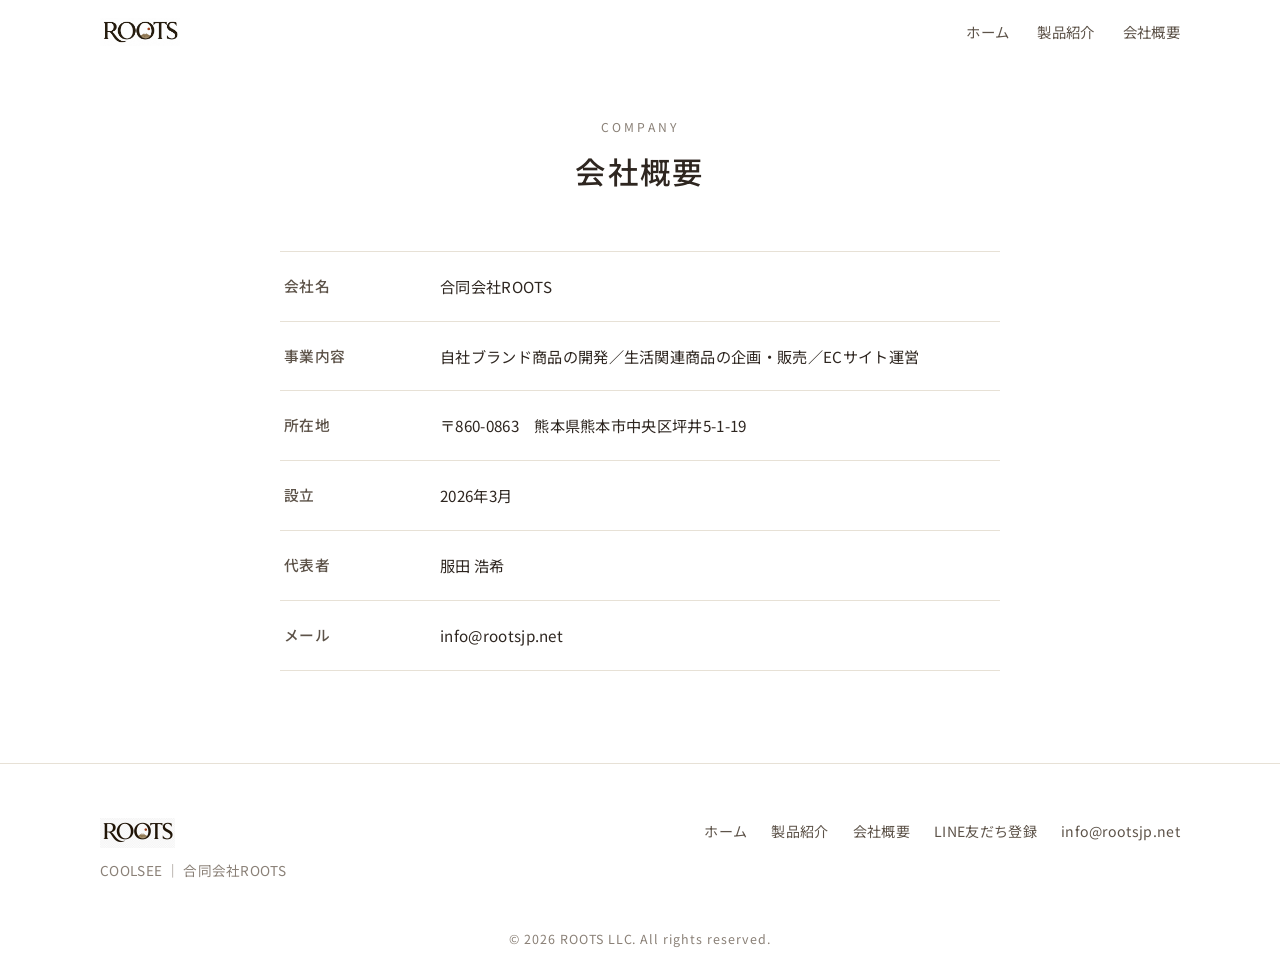
<file: company.html>
<!DOCTYPE html>
<html lang="ja">
<head>
  <meta charset="UTF-8" />
  <meta name="viewport" content="width=device-width, initial-scale=1.0" />
  <meta name="theme-color" content="#ffffff" />
  <title>会社概要｜合同会社ROOTS</title>
  <meta name="description" content="合同会社ROOTSの会社概要。生活雑貨の企画・開発・販売。保冷バッグ「COOLSEE」を展開。" />

  <link rel="icon" type="image/webp" href="assets/logo.webp" />
  <link rel="apple-touch-icon" href="assets/logo.webp" />

  <link rel="preconnect" href="https://fonts.googleapis.com" />
  <link rel="preconnect" href="https://fonts.gstatic.com" crossorigin />
  <link href="https://fonts.googleapis.com/css2?family=Noto+Sans+JP:wght@300;400;500;700&display=swap" rel="stylesheet" />
  <link rel="stylesheet" href="assets/style.css?v=7" />
</head>
<body>

  <!-- ===== Header ===== -->
  <header class="header" id="header">
    <div class="container header__inner">
      <a href="index.html" class="logo" aria-label="ROOTS ホーム">
        <img src="assets/logo-header.jpg" alt="ROOTS" />
      </a>

      <nav class="nav" id="nav">
        <ul class="nav__list">
          <li><a href="index.html">ホーム</a></li>
          <li><a href="coolsee.html">製品紹介</a></li>
          <li><a href="company.html">会社概要</a></li>
        </ul>
      </nav>

      <button class="hamburger" id="hamburger" aria-label="メニューを開く" aria-expanded="false">
        <span></span><span></span><span></span>
      </button>
    </div>
  </header>

  <main>
    <section class="section page-top">
      <div class="container">
        <header class="section__head">
          <p class="section__eyebrow">Company</p>
          <h1 class="section__title">会社概要</h1>
        </header>

        <dl class="company">
          <div class="company__row">
            <dt>会社名</dt>
            <dd>合同会社ROOTS</dd>
          </div>
          <div class="company__row">
            <dt>事業内容</dt>
            <dd>自社ブランド商品の開発／生活関連商品の企画・販売／ECサイト運営</dd>
          </div>
          <div class="company__row">
            <dt>所在地</dt>
            <dd>〒860-0863　熊本県熊本市中央区坪井5-1-19</dd>
          </div>
          <div class="company__row">
            <dt>設立</dt>
            <dd>2026年3月</dd>
          </div>
          <div class="company__row">
            <dt>代表者</dt>
            <dd>服田 浩希</dd>
          </div>
          <div class="company__row">
            <dt>メール</dt>
            <dd><a href="mailto:info@rootsjp.net">info@rootsjp.net</a></dd>
          </div>
        </dl>
      </div>
    </section>
  </main>

  <!-- ===== Footer ===== -->
  <footer class="footer">
    <div class="container footer__inner">
      <div class="footer__brand">
        <a href="index.html"><img src="assets/logo.png" alt="ROOTS" class="footer__logo" /></a>
        <p>COOLSEE ｜ 合同会社ROOTS</p>
      </div>
      <nav class="footer__nav">
        <a href="index.html">ホーム</a>
        <a href="coolsee.html">製品紹介</a>
        <a href="company.html">会社概要</a>
        <a href="https://lin.ee/xqbgA3V" target="_blank" rel="noopener">LINE友だち登録</a>
        <a href="mailto:info@rootsjp.net">info@rootsjp.net</a>
      </nav>
    </div>
    <p class="footer__copy">© <span id="year"></span> ROOTS LLC. All rights reserved.</p>
  </footer>

  <script src="assets/script.js?v=7"></script>
</body>
</html>
</file>
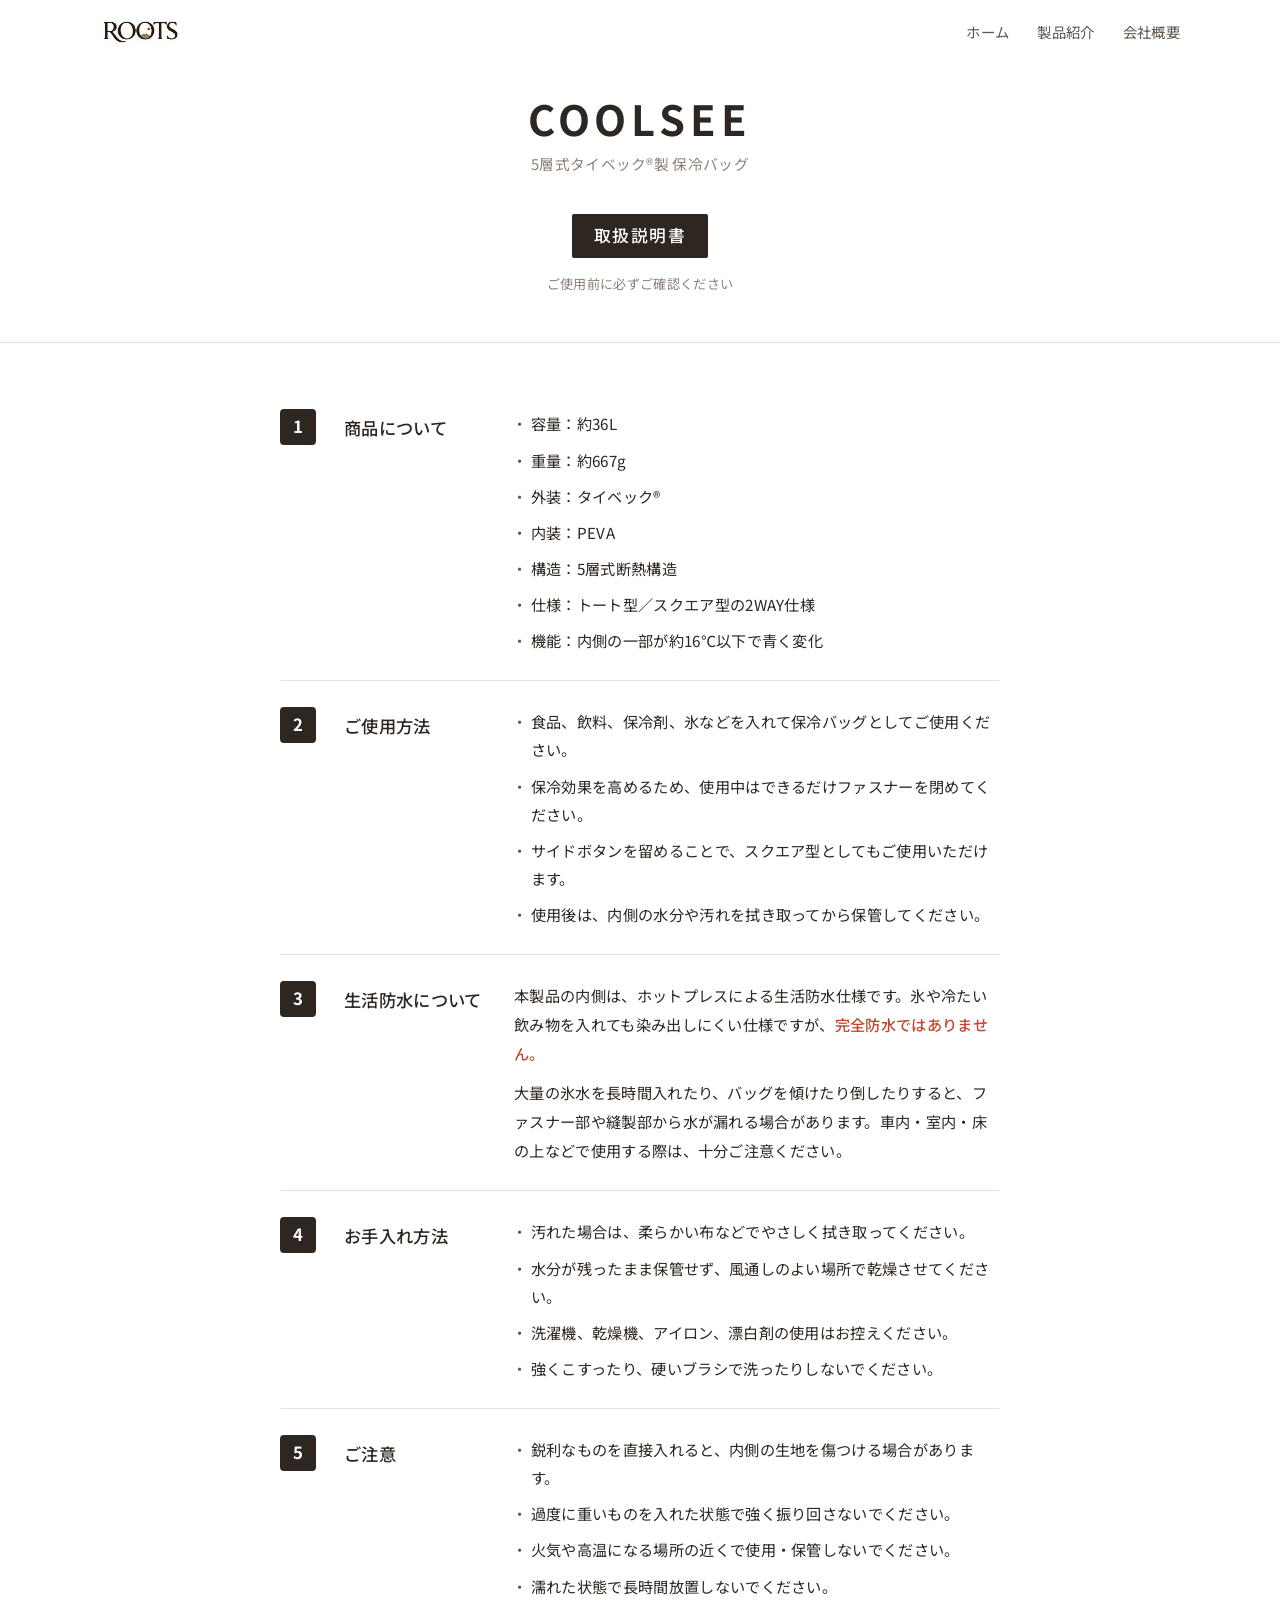
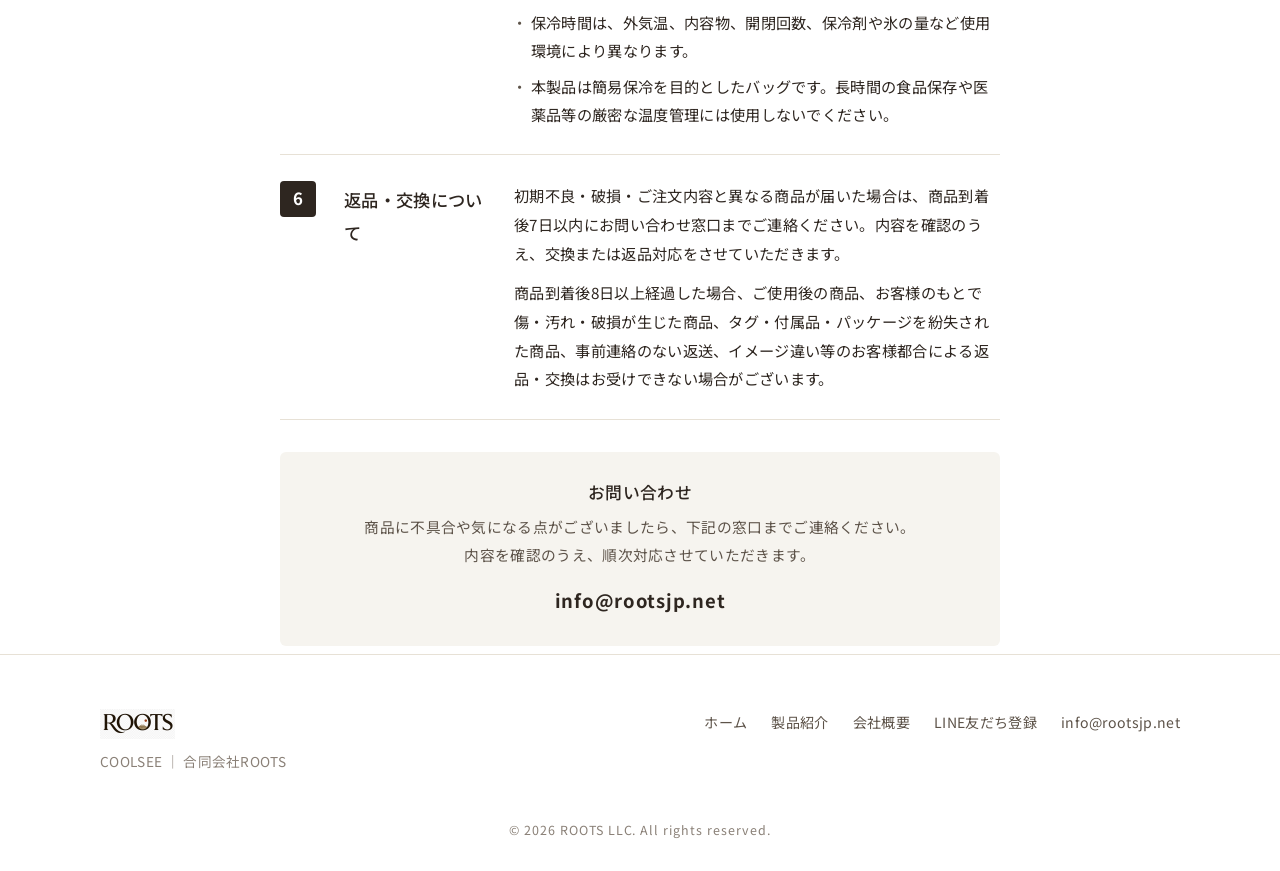
<file: manual.html>
<!DOCTYPE html>
<html lang="ja">
<head>
  <meta charset="UTF-8" />
  <meta name="viewport" content="width=device-width, initial-scale=1.0" />
  <meta name="theme-color" content="#ffffff" />
  <title>COOLSEE 取扱説明書｜5層式タイベック®製 保冷バッグ by ROOTS</title>
  <meta name="description" content="COOLSEE（クールシー）5層式タイベック®製 保冷バッグの取扱説明書。商品仕様・使用方法・生活防水・お手入れ・ご注意・返品交換についてのご案内。合同会社ROOTS。" />
  <meta name="robots" content="index, follow" />

  <link rel="icon" type="image/webp" href="assets/logo.webp" />
  <link rel="apple-touch-icon" href="assets/logo.webp" />

  <link rel="preconnect" href="https://fonts.googleapis.com" />
  <link rel="preconnect" href="https://fonts.gstatic.com" crossorigin />
  <link href="https://fonts.googleapis.com/css2?family=Noto+Sans+JP:wght@300;400;500;700&display=swap" rel="stylesheet" />
  <link rel="stylesheet" href="assets/style.css?v=7" />

  <style>
    /* ===== 取扱説明書ページ専用 ===== */
    .manual-hero {
      padding: 96px 0 32px; text-align: center; border-bottom: 1px solid var(--c-line);
    }
    .manual-hero__brand {
      font-weight: 700; letter-spacing: .12em; font-size: clamp(1.8rem, 6vw, 2.6rem);
      line-height: 1.1; margin: 0;
    }
    .manual-hero__sub { color: var(--c-muted); font-size: .92rem; margin-top: 8px; }
    .manual-hero__title {
      display: inline-block; margin-top: 22px; padding: 6px 22px;
      background: var(--c-text); color: #fff; font-weight: 500; font-size: 1.05rem;
      letter-spacing: .08em; border-radius: 2px;
    }
    .manual-hero__note { color: var(--c-muted); font-size: .82rem; margin-top: 14px; }

    .manual { padding: 40px 0 8px; }
    .manual__item {
      display: grid; grid-template-columns: 44px 150px 1fr; gap: 20px;
      padding: 26px 0; border-bottom: 1px solid var(--c-line); align-items: start;
    }
    .manual__num {
      width: 36px; height: 36px; display: grid; place-items: center;
      background: var(--c-text); color: #fff; border-radius: 4px;
      font-weight: 700; font-size: 1.05rem;
    }
    .manual__head { font-weight: 500; font-size: 1.08rem; padding-top: 3px; }
    .manual__body { font-size: .95rem; }
    .manual__body ul { display: grid; gap: 8px; }
    .manual__body li { position: relative; padding-left: 1.1em; line-height: 1.85; }
    .manual__body li::before {
      content: "・"; position: absolute; left: -.1em; color: var(--c-key);
    }
    .manual__body p { margin: 0 0 10px; line-height: 1.9; }
    .manual__body p:last-child { margin-bottom: 0; }
    .manual__body .em { color: var(--c-accent); font-weight: 500; }

    .manual-contact {
      margin: 32px 0 0; padding: 28px 26px; background: var(--c-tint);
      border-radius: 6px; text-align: center;
    }
    .manual-contact h3 { font-size: 1.05rem; margin-bottom: 8px; }
    .manual-contact p { font-size: .92rem; color: var(--c-key); margin: 0 0 14px; }
    .manual-contact a.mail {
      display: inline-block; font-weight: 700; font-size: 1.15rem;
      letter-spacing: .04em; color: var(--c-text);
    }

    @media (max-width: 640px) {
      .manual__item { grid-template-columns: 32px 1fr; gap: 12px 14px; padding: 22px 0; }
      .manual__num { width: 30px; height: 30px; font-size: .95rem; }
      .manual__head { grid-column: 2; padding-top: 4px; }
      .manual__body { grid-column: 1 / -1; }
    }
  </style>
</head>
<body>

  <!-- ===== Header ===== -->
  <header class="header" id="header">
    <div class="container header__inner">
      <a href="index.html" class="logo" aria-label="ROOTS ホーム">
        <img src="assets/logo-header.jpg" alt="ROOTS" />
      </a>
      <nav class="nav" id="nav">
        <ul class="nav__list">
          <li><a href="index.html">ホーム</a></li>
          <li><a href="coolsee.html">製品紹介</a></li>
          <li><a href="company.html">会社概要</a></li>
        </ul>
      </nav>
      <button class="hamburger" id="hamburger" aria-label="メニュー" aria-expanded="false">
        <span></span><span></span><span></span>
      </button>
    </div>
  </header>

  <main>
    <!-- ===== Hero ===== -->
    <section class="manual-hero">
      <div class="container container--narrow">
        <h1 class="manual-hero__brand">COOLSEE</h1>
        <p class="manual-hero__sub">5層式タイベック®製 保冷バッグ</p>
        <span class="manual-hero__title">取扱説明書</span>
        <p class="manual-hero__note">ご使用前に必ずご確認ください</p>
      </div>
    </section>

    <!-- ===== Manual ===== -->
    <section class="manual">
      <div class="container container--narrow">

        <div class="manual__item">
          <span class="manual__num">1</span>
          <div class="manual__head">商品について</div>
          <div class="manual__body">
            <ul>
              <li>容量：約36L</li>
              <li>重量：約667g</li>
              <li>外装：タイベック®</li>
              <li>内装：PEVA</li>
              <li>構造：5層式断熱構造</li>
              <li>仕様：トート型／スクエア型の2WAY仕様</li>
              <li>機能：内側の一部が約16℃以下で青く変化</li>
            </ul>
          </div>
        </div>

        <div class="manual__item">
          <span class="manual__num">2</span>
          <div class="manual__head">ご使用方法</div>
          <div class="manual__body">
            <ul>
              <li>食品、飲料、保冷剤、氷などを入れて保冷バッグとしてご使用ください。</li>
              <li>保冷効果を高めるため、使用中はできるだけファスナーを閉めてください。</li>
              <li>サイドボタンを留めることで、スクエア型としてもご使用いただけます。</li>
              <li>使用後は、内側の水分や汚れを拭き取ってから保管してください。</li>
            </ul>
          </div>
        </div>

        <div class="manual__item">
          <span class="manual__num">3</span>
          <div class="manual__head">生活防水について</div>
          <div class="manual__body">
            <p>本製品の内側は、ホットプレスによる生活防水仕様です。氷や冷たい飲み物を入れても染み出しにくい仕様ですが、<span class="em">完全防水ではありません。</span></p>
            <p>大量の氷水を長時間入れたり、バッグを傾けたり倒したりすると、ファスナー部や縫製部から水が漏れる場合があります。車内・室内・床の上などで使用する際は、十分ご注意ください。</p>
          </div>
        </div>

        <div class="manual__item">
          <span class="manual__num">4</span>
          <div class="manual__head">お手入れ方法</div>
          <div class="manual__body">
            <ul>
              <li>汚れた場合は、柔らかい布などでやさしく拭き取ってください。</li>
              <li>水分が残ったまま保管せず、風通しのよい場所で乾燥させてください。</li>
              <li>洗濯機、乾燥機、アイロン、漂白剤の使用はお控えください。</li>
              <li>強くこすったり、硬いブラシで洗ったりしないでください。</li>
            </ul>
          </div>
        </div>

        <div class="manual__item">
          <span class="manual__num">5</span>
          <div class="manual__head">ご注意</div>
          <div class="manual__body">
            <ul>
              <li>鋭利なものを直接入れると、内側の生地を傷つける場合があります。</li>
              <li>過度に重いものを入れた状態で強く振り回さないでください。</li>
              <li>火気や高温になる場所の近くで使用・保管しないでください。</li>
              <li>濡れた状態で長時間放置しないでください。</li>
              <li>保冷時間は、外気温、内容物、開閉回数、保冷剤や氷の量など使用環境により異なります。</li>
              <li>本製品は簡易保冷を目的としたバッグです。長時間の食品保存や医薬品等の厳密な温度管理には使用しないでください。</li>
            </ul>
          </div>
        </div>

        <div class="manual__item">
          <span class="manual__num">6</span>
          <div class="manual__head">返品・交換について</div>
          <div class="manual__body">
            <p>初期不良・破損・ご注文内容と異なる商品が届いた場合は、商品到着後7日以内にお問い合わせ窓口までご連絡ください。内容を確認のうえ、交換または返品対応をさせていただきます。</p>
            <p>商品到着後8日以上経過した場合、ご使用後の商品、お客様のもとで傷・汚れ・破損が生じた商品、タグ・付属品・パッケージを紛失された商品、事前連絡のない返送、イメージ違い等のお客様都合による返品・交換はお受けできない場合がございます。</p>
          </div>
        </div>

        <!-- ===== Contact ===== -->
        <div class="manual-contact">
          <h3>お問い合わせ</h3>
          <p>商品に不具合や気になる点がございましたら、下記の窓口までご連絡ください。<br />内容を確認のうえ、順次対応させていただきます。</p>
          <a class="mail" href="mailto:info@rootsjp.net">info@rootsjp.net</a>
        </div>

      </div>
    </section>
  </main>

  <!-- ===== Footer ===== -->
  <footer class="footer">
    <div class="container footer__inner">
      <div class="footer__brand">
        <a href="index.html"><img src="assets/logo.png" alt="ROOTS" class="footer__logo" /></a>
        <p>COOLSEE ｜ 合同会社ROOTS</p>
      </div>
      <nav class="footer__nav">
        <a href="index.html">ホーム</a>
        <a href="coolsee.html">製品紹介</a>
        <a href="company.html">会社概要</a>
        <a href="https://lin.ee/xqbgA3V" target="_blank" rel="noopener">LINE友だち登録</a>
        <a href="mailto:info@rootsjp.net">info@rootsjp.net</a>
      </nav>
    </div>
    <p class="footer__copy">© <span id="year"></span> ROOTS LLC. All rights reserved.</p>
  </footer>

  <a href="#header" class="to-top" id="toTop" aria-label="ページ上部へ戻る">↑</a>

  <script src="assets/script.js?v=7"></script>
</body>
</html>
</file>
<file: assets/style.css>
/* ===== Design tokens ===== */
:root {
  --c-bg: #ffffff;
  --c-tint: #f6f4ef;        /* ごく薄い生成り */
  --c-text: #2e2620;        /* ロゴのダークブラウン */
  --c-muted: #8a8077;
  --c-line: #e7e1d6;
  --c-accent: #c0492f;      /* ロゴの赤（テラコッタ） */
  --c-key: #5d5349;
  --c-dark: #2e2620;
  --maxw: 1080px;
  --maxw-narrow: 720px;
  --font: "Noto Sans JP", system-ui, -apple-system, "Hiragino Kaku Gothic ProN", sans-serif;
}

/* ===== Base ===== */
* { box-sizing: border-box; }
html { scroll-behavior: smooth; scroll-padding-top: 64px; }
body {
  margin: 0; font-family: var(--font); font-weight: 400;
  color: var(--c-text); background: var(--c-bg);
  line-height: 1.9; letter-spacing: .02em; -webkit-font-smoothing: antialiased;
  overflow-x: hidden;
}
img { max-width: 100%; display: block; }
a { color: inherit; text-decoration: none; }
ul { list-style: none; margin: 0; padding: 0; }
h1, h2, h3, h4 { line-height: 1.5; margin: 0; font-weight: 500; }

.container { width: min(var(--maxw), 88%); margin-inline: auto; }
.container--narrow { width: min(var(--maxw-narrow), 88%); }

/* ===== Buttons ===== */
.btn {
  display: inline-flex; align-items: center; justify-content: center;
  padding: 14px 34px; background: var(--c-text); color: #fff;
  font-weight: 500; font-size: .92rem; letter-spacing: .04em;
  border: 1px solid var(--c-text); border-radius: 2px; cursor: pointer;
  font-family: var(--font); transition: opacity .2s ease; white-space: nowrap;
}
.btn:hover { opacity: .82; }
.btn--ghost { background: transparent; color: var(--c-text); border-color: var(--c-line); }
.btn--ghost:hover { opacity: 1; border-color: var(--c-text); }
.btn--ghost-on-dark { color: #fff; border-color: rgba(255,255,255,.5); }
.btn--ghost-on-dark:hover { border-color: #fff; }
.btn--sm { padding: 11px 26px; font-size: .85rem; }
.btn--block { width: 100%; }

/* ===== Header ===== */
.header {
  position: fixed; inset: 0 0 auto 0; z-index: 100;
  background: #ffffff; -webkit-backdrop-filter: blur(8px); backdrop-filter: blur(8px);
  border-bottom: 1px solid transparent; transition: border-color .25s ease;
}
.header.scrolled { border-bottom-color: var(--c-line); }
.header__inner { display: flex; align-items: center; justify-content: space-between; height: 64px; }
.logo { display: inline-flex; align-items: center; }
.logo img { height: 28px; width: auto; }
.nav { display: flex; align-items: center; gap: 24px; }
.nav__list { display: flex; gap: 28px; font-size: .9rem; }
.nav__list a { color: var(--c-key); transition: color .2s ease; }
.nav__list a:hover { color: var(--c-text); }
.hamburger { display: none; flex-direction: column; gap: 6px; background: none; border: none; cursor: pointer; padding: 8px; }
.hamburger span { width: 24px; height: 2px; background: var(--c-text); transition: .3s; }
.hamburger.open span:nth-child(1) { transform: translateY(8px) rotate(45deg); }
.hamburger.open span:nth-child(2) { opacity: 0; }
.hamburger.open span:nth-child(3) { transform: translateY(-8px) rotate(-45deg); }

/* ===== LINE button ===== */
.btn--line { background: #06C755; color: #fff; border-color: #06C755; gap: .5em; }
.btn--line:hover { opacity: .88; }
.btn--line__icon {
  display: inline-grid; place-items: center; font-size: .62rem; font-weight: 700;
  letter-spacing: .02em; background: #fff; color: #06C755; border-radius: 4px;
  padding: 2px 5px; line-height: 1;
}
.btn--line-lg { padding: 14px 28px; font-size: .95rem; }
.nav__line { margin-left: 4px; }

/* ===== Top page: showcase (商品画像のみ) ===== */
.top { padding-top: 64px; }
.showcase { display: block; position: relative; }
.showcase__img { width: 100%; max-height: 86vh; object-fit: cover; display: block; }
.showcase__more {
  position: absolute; right: 28px; bottom: 28px;
  display: inline-flex; align-items: center; gap: 1em;
  background: rgba(46,38,32,.82); color: #fff; padding: 16px 30px;
  font-size: .9rem; font-weight: 500; letter-spacing: .18em; border-radius: 2px;
  border: 1px solid rgba(255,255,255,.25);
  backdrop-filter: blur(6px); overflow: hidden;
  transition: background .3s ease, letter-spacing .3s ease, padding-right .3s ease;
}
.showcase__more i { font-style: normal; transition: transform .3s ease; }
.showcase:hover .showcase__more { background: var(--c-text); padding-right: 36px; }
.showcase:hover .showcase__more i { transform: translateX(6px); }

/* ===== LINE band ===== */
.line-band { background: var(--c-tint); padding: 60px 0; }
.line-band__inner { display: flex; align-items: center; justify-content: space-between; gap: 36px; flex-wrap: wrap; }
.line-band__text { flex: 1 1 320px; }
.line-band__eyebrow { display: inline-block; background: rgba(192,73,47,.12); color: var(--c-accent); font-size: .72rem; font-weight: 700; letter-spacing: .1em; padding: 4px 12px; border-radius: 2px; margin: 0 0 14px; }
.line-band__title { font-size: clamp(1rem, 4vw, 1.7rem); font-weight: 500; letter-spacing: 0; margin-bottom: 10px; white-space: nowrap; }
.line-band__lead { color: var(--c-key); font-size: .92rem; margin: 0 0 22px; }
.line-band__lead strong { font-weight: 700; color: var(--c-text); box-shadow: inset 0 -.5em 0 rgba(6,199,85,.2); }
.line-band__qr { display: flex; flex-direction: column; align-items: center; gap: 8px; }
.line-band__qr img { width: 132px; height: 132px; background: #fff; border: 1px solid var(--c-line); padding: 8px; }
.line-band__qr span { font-size: .78rem; color: var(--c-muted); }

/* ===== Hero / Key Visual ===== */
.kv { padding-top: 64px; text-align: center; }
.kv__img { width: 100%; max-height: 78vh; object-fit: cover; }
.kv__actions { display: flex; gap: 14px; justify-content: center; flex-wrap: wrap; padding: 34px 0 6px; }

/* ===== Slideshow（自動スライドショー） ===== */
.slideshow { margin-top: 64px; position: relative; background: var(--c-tint); overflow: hidden; }
.slideshow__slides { position: relative; width: 100%; height: clamp(420px, 78vh, 780px); }
.slide {
  position: absolute; inset: 0; width: 100%; height: 100%; object-fit: cover;
  opacity: 0; transition: opacity 1s ease; pointer-events: none;
}
.slide.is-active { opacity: 1; }
.slide--contain { object-fit: contain; background: var(--c-tint); }
.slideshow__dots { position: absolute; left: 0; right: 0; bottom: 18px; display: flex; gap: 9px; justify-content: center; z-index: 2; }
.slideshow__dots button {
  width: 9px; height: 9px; border-radius: 50%; border: none; cursor: pointer; padding: 0;
  background: rgba(255,255,255,.55); box-shadow: 0 0 0 1px rgba(46,38,32,.25); transition: background .2s ease, transform .2s ease;
}
.slideshow__dots button.is-active { background: #fff; transform: scale(1.3); }

/* ===== Intro ===== */
.intro { padding: 76px 0 30px; text-align: center; }
.intro__brand { font-size: 1rem; letter-spacing: .42em; color: var(--c-muted); margin: 0 0 16px; padding-left: .42em; }
.intro__logo { height: 46px; width: auto; margin: 0 auto 24px; display: block; }
.intro__title { font-size: clamp(1.35rem, 3.6vw, 2.2rem); font-weight: 500; letter-spacing: .04em; }
.intro__title span { display: block; }
.intro__lead { color: var(--c-key); margin: 24px auto 0; max-width: 40em; }
.intro__lead .lead-line { white-space: nowrap; }
.intro__actions { display: flex; gap: 14px; justify-content: center; flex-wrap: wrap; margin-top: 30px; }
.note { font-size: .8rem; color: var(--c-muted); margin: 12px 0 0; }
.frow__body .note { margin-top: 14px; }
.stats { display: flex; flex-wrap: wrap; justify-content: center; gap: 14px 0; margin: 40px auto 0; max-width: 720px; border: 1px solid var(--c-line); }
.stats li { flex: 1 1 25%; min-width: 130px; padding: 22px 10px; border-right: 1px solid var(--c-line); display: flex; flex-direction: column; gap: 4px; }
.stats li:last-child { border-right: none; }
.stats strong { font-size: 1.7rem; font-weight: 500; letter-spacing: .02em; color: var(--c-text); line-height: 1.2; }
.stats strong small { font-size: .9rem; margin-left: 2px; color: var(--c-key); }
.stats span { font-size: .78rem; color: var(--c-muted); letter-spacing: .06em; }

/* ===== Sections ===== */
.section { padding: 92px 0; }
.section.page-top { padding-top: 116px; }

/* ===== Company ===== */
.company { max-width: 720px; margin: 0 auto; border-top: 1px solid var(--c-line); }
.company__row { display: grid; grid-template-columns: 140px 1fr; gap: 16px; padding: 20px 4px; border-bottom: 1px solid var(--c-line); }
.company__row dt { font-weight: 500; color: var(--c-key); font-size: .92rem; }
.company__row dd { margin: 0; font-size: .95rem; }
.section--tint { background: var(--c-tint); }
.section__head { text-align: center; margin-bottom: 56px; }
.section__eyebrow { font-size: .76rem; letter-spacing: .26em; text-transform: uppercase; color: var(--c-muted); margin: 0 0 10px; }
.section__title { font-size: clamp(1.4rem, 3vw, 1.9rem); font-weight: 500; letter-spacing: .08em; }

/* ===== Feature rows ===== */
.frow { display: grid; grid-template-columns: 1fr 1fr; gap: 56px; align-items: center; margin-bottom: 72px; }
.frow:last-child { margin-bottom: 0; }
.frow--rev .frow__media { order: 2; }
.frow__media img { width: 100%; aspect-ratio: 4 / 3; object-fit: cover; background: var(--c-tint); border: 1px solid var(--c-line); }
.frow--doc .frow__media img { aspect-ratio: 3 / 4; object-fit: contain; background: #fff; }
.section--tint .frow__media img { background: #fff; }
.frow__no { font-size: .85rem; letter-spacing: .2em; color: var(--c-accent); margin: 0 0 12px; font-weight: 500; }
.frow__body h3 { font-size: clamp(1.15rem, 2.4vw, 1.45rem); font-weight: 500; margin-bottom: 16px; }
.frow__body p:not(.frow__no) { color: var(--c-muted); margin: 0; }

/* ===== Lineup ===== */
.lineup-single { max-width: 920px; margin: 0 auto; }
.lineup-img { width: 100%; background: #fff; border: 1px solid var(--c-line); }
.lineup-names { display: grid; grid-template-columns: 1fr 1fr; gap: 32px; margin-top: 28px; text-align: center; }
.color__name { font-size: 1.2rem; font-weight: 500; margin: 0 0 8px; letter-spacing: .08em; }
.color__desc { color: var(--c-muted); font-size: .92rem; margin: 0; }

/* ===== Spec ===== */
.spec { display: grid; grid-template-columns: 1fr 1fr; gap: 48px; align-items: center; }
.spec__media img { width: 100%; background: #fff; border: 1px solid var(--c-line); }
.spec__table { margin: 0; border-top: 1px solid var(--c-line); }
.spec__row { display: grid; grid-template-columns: 96px 1fr; gap: 14px; padding: 12px 4px; border-bottom: 1px solid var(--c-line); }
.spec__row dt { font-weight: 500; color: var(--c-key); font-size: .82rem; }
.spec__row dd { margin: 0; font-size: .82rem; line-height: 1.7; }
.spec-notes { max-width: 720px; margin: 20px auto 0; padding: 0; }
.spec-notes li { font-size: .76rem; color: var(--c-muted); line-height: 1.8; }

/* ===== Gallery ===== */
.gallery { display: grid; grid-template-columns: repeat(3, 1fr); gap: 24px; }
.gallery figure { margin: 0; }
.gallery img { width: 100%; aspect-ratio: 3 / 2; object-fit: cover; background: #fff; border: 1px solid var(--c-line); }
.gallery figcaption { text-align: center; color: var(--c-muted); font-size: .88rem; margin-top: 12px; }

/* ===== CTA band ===== */
.cta { background: var(--c-dark); color: #fff; padding: 80px 0; text-align: center; }
.cta__title { font-size: clamp(1.4rem, 3.6vw, 2.1rem); font-weight: 500; letter-spacing: .04em; white-space: nowrap; }
.cta__lead { color: rgba(255,255,255,.8); margin: 18px auto 32px; max-width: 36em; }
.cta__lead strong { color: #fff; font-weight: 700; box-shadow: inset 0 -.5em 0 rgba(6,199,85,.4); }
.cta__actions { display: flex; gap: 14px; justify-content: center; flex-wrap: wrap; }
.cta .btn:not(.btn--ghost):not(.btn--line) { background: #fff; color: var(--c-dark); border-color: #fff; }

/* ===== News ===== */
.news { max-width: 760px; margin: 0 auto; border-top: 1px solid var(--c-line); }
.news__item { display: grid; grid-template-columns: auto auto 1fr; gap: 20px; align-items: baseline; padding: 22px 4px; border-bottom: 1px solid var(--c-line); }
.news__item time { font-size: .85rem; color: var(--c-muted); }
.news__tag { font-size: .74rem; color: var(--c-key); border: 1px solid var(--c-line); padding: 2px 12px; border-radius: 2px; white-space: nowrap; }
.news__item p { margin: 0; font-size: .95rem; }

/* ===== Contact form ===== */
.contact__lead { text-align: center; color: var(--c-muted); margin: -28px 0 40px; }
.form { display: grid; gap: 20px; }
.form__row { display: grid; gap: 8px; }
.form__row label { font-weight: 500; font-size: .9rem; }
.req { background: var(--c-text); color: #fff; font-size: .66rem; padding: 2px 8px; border-radius: 2px; margin-left: 6px; vertical-align: middle; letter-spacing: .08em; }
.form input, .form textarea {
  font-family: var(--font); font-size: .98rem; padding: 13px 16px;
  border: 1px solid var(--c-line); border-radius: 2px; background: #fff; color: var(--c-text);
  transition: border-color .2s ease;
}
.form input:focus, .form textarea:focus { outline: none; border-color: var(--c-text); }
.form textarea { resize: vertical; }
.form__note { color: #8a6d2f; background: #f3efe6; border: 1px solid #e2d6b8; border-radius: 2px; padding: 11px 14px; font-size: .84rem; margin: 0; }
.form__result { text-align: center; font-weight: 500; margin: 6px 0 0; min-height: 1.4em; font-size: .92rem; }
.form__result.ok { color: var(--c-text); }
.form__result.err { color: #b3261e; }

/* ===== Footer ===== */
.footer { border-top: 1px solid var(--c-line); padding: 54px 0 28px; }
.footer__inner { display: flex; justify-content: space-between; gap: 36px; flex-wrap: wrap; align-items: flex-start; }
.footer__logo { height: 30px; width: auto; }
.footer__brand p { color: var(--c-muted); margin: 10px 0 0; font-size: .85rem; }
.footer__nav { display: flex; flex-wrap: wrap; gap: 10px 24px; align-content: start; }
.footer__nav a { color: var(--c-key); font-size: .88rem; }
.footer__nav a:hover { color: var(--c-text); }
.footer__copy { text-align: center; color: var(--c-muted); font-size: .78rem; letter-spacing: .08em; margin: 44px 0 0; }

/* ===== To top ===== */
.to-top {
  position: fixed; right: 22px; bottom: 22px; z-index: 90;
  width: 44px; height: 44px; border-radius: 2px; background: var(--c-text); color: #fff;
  display: grid; place-items: center; font-size: 1.1rem;
  opacity: 0; pointer-events: none; transform: translateY(10px); transition: .3s;
}
.to-top.show { opacity: .9; pointer-events: auto; transform: translateY(0); }
.to-top:hover { opacity: 1; }

/* ===== Reveal ===== */
.reveal { opacity: 0; transform: translateY(16px); transition: opacity .8s ease, transform .8s ease; }
.reveal.in { opacity: 1; transform: none; }

/* ===== The "TODO" tags ===== */
.todo { display: inline-block; background: #f3efe6; color: #8a6d2f; font-size: .78rem; padding: 2px 10px; border-radius: 2px; border: 1px dashed #e2c98d; }

/* ===== Responsive ===== */
@media (max-width: 860px) {
  .frow, .spec { grid-template-columns: 1fr; gap: 28px; }
  .frow--rev .frow__media { order: 0; }
  .gallery { grid-template-columns: 1fr; }

  .nav { position: fixed; inset: 64px 0 auto 0; background: #fff; border-bottom: 1px solid var(--c-line);
    flex-direction: column; align-items: stretch; gap: 0;
    opacity: 0; visibility: hidden; transform: translateY(-10px);
    transition: opacity .3s ease, transform .3s ease, visibility .3s ease; }
  .nav.open { opacity: 1; visibility: visible; transform: translateY(0); }
  .nav__list { flex-direction: column; gap: 0; }
  .nav__list li { border-top: 1px solid var(--c-line); }
  .nav__list li:first-child { border-top: none; }
  .nav__list a { display: block; padding: 16px 6%; }
  .nav__line { margin: 16px 6%; }
  .hamburger { display: flex; }
}

@media (max-width: 560px) {
  .section { padding: 54px 0; }
  .section.page-top { padding-top: 96px; }
  .section__head { margin-bottom: 30px; }
  .slideshow__slides { height: auto; aspect-ratio: 4 / 3; }
  .intro { padding: 36px 0 20px; }
  .intro__logo { height: 40px; margin-bottom: 18px; }
  .intro__title { font-size: min(1.4rem, 5.2vw); letter-spacing: 0; }
  .intro__title span { white-space: nowrap; }
  .intro__lead { font-size: .78rem; }
  .section__title { font-size: 1.2rem; letter-spacing: .02em; white-space: nowrap; }
  .cta__title { font-size: 1.2rem; letter-spacing: .02em; }
  .frow__body p:not(.note) { font-size: .85rem; }
  .color__desc { font-size: .8rem; }
  .line-band__inner { flex-direction: column; text-align: center; }
  .line-band__qr { display: none; }
  .line-band__eyebrow { margin-inline: auto; font-size: .68rem; }
  .line-band__lead { font-size: .82rem; }
  .btn--line-lg { padding: 12px 22px; font-size: .86rem; }
  .showcase__more { right: 10px; left: auto; bottom: 10px; transform: none; padding: 6px 11px; font-size: .66rem; letter-spacing: .04em; gap: .35em; border-radius: 3px; }
  .showcase:hover .showcase__more { transform: none; padding-right: 11px; }
  .stats li { flex: 1 1 50%; border-right: none; }
  .stats li:nth-child(odd) { border-right: 1px solid var(--c-line); }
  .stats strong { font-size: 1.4rem; }
  .lineup-names { grid-template-columns: 1fr; gap: 18px; }
  .news__item { grid-template-columns: 1fr; gap: 6px; }
  .spec__row { grid-template-columns: 1fr; gap: 4px; }
  .company__row { grid-template-columns: 1fr; gap: 4px; }
  .footer__inner { flex-direction: column; }
}

@media (prefers-reduced-motion: reduce) {
  * { animation: none !important; scroll-behavior: auto; }
  .reveal { opacity: 1; transform: none; transition: none; }
}
</file>
